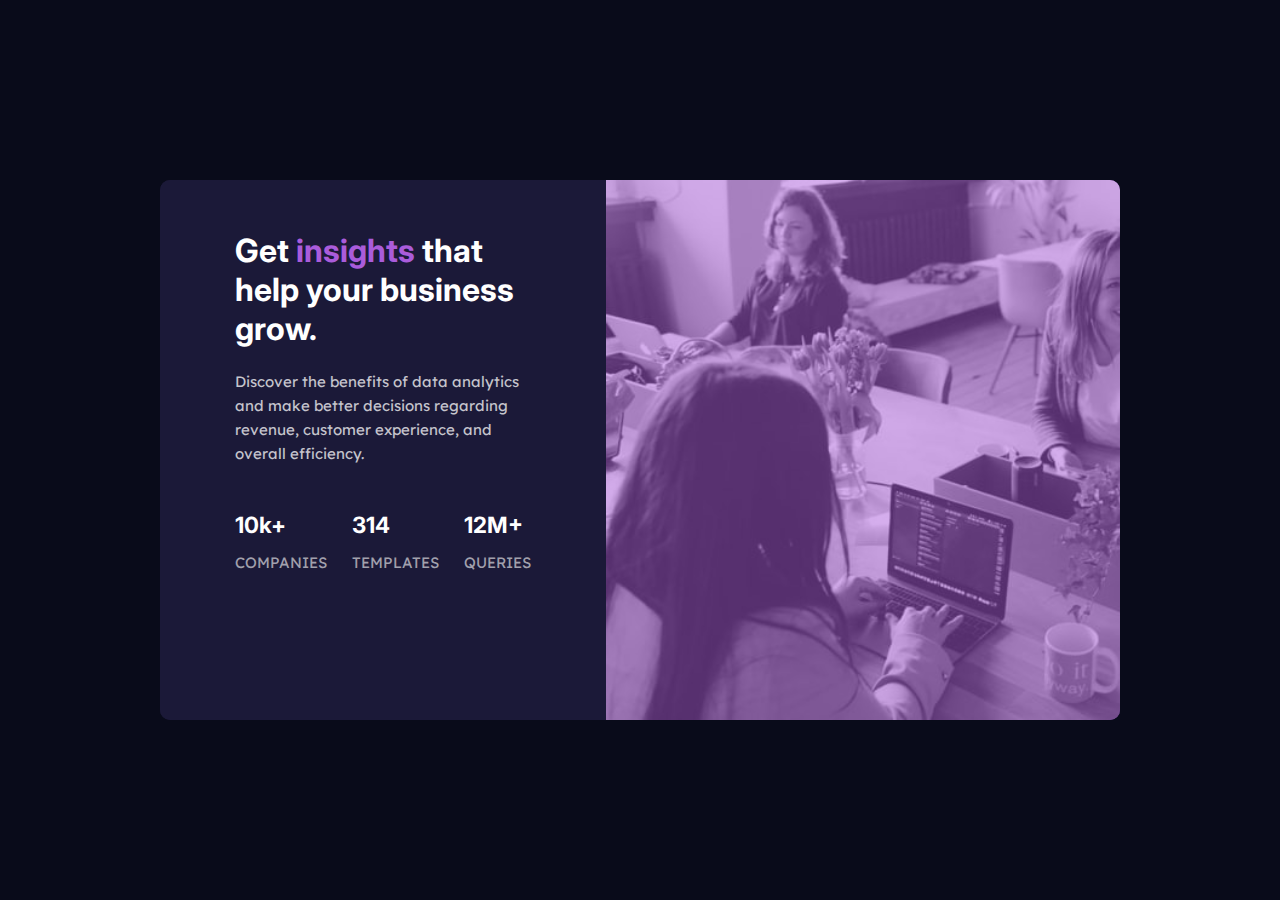
<file: index.html>
<!DOCTYPE html>
<html>
<head>
  <meta charset="UTF-8">
  <meta name="viewport" content="width=device-width, initial-scale=1.0"> <!-- displays site properly based on user's device -->

  <link rel="icon" type="image/png" sizes="32x32" href="./images/favicon-32x32.png">
  <link href="style.css" rel="stylesheet" type="text/css"/>
  <title>Frontend Mentor | Stats preview card component</title>


 
</head>
<body class="container">
    <div class="main">
        <div class="left">
            <div class="heading">
              <h1>Get <span>insights</span> that help your business grow.</h1>
              <p>Discover the benefits of data analytics and make better decisions regarding revenue, customer experience, and overall efficiency.</p>
            </div>
            <div class="stats">
                <div class="companies">
                  <h2>10k+</h2>
                  <p>companies</p>
                </div>
                <div class="templates">
                  <h2>314</h2>
                  <p>templates</p>
                </div>
                <div class="queries">
                  <h2>12M+</h2>
                  <p>queries</p>
                </div>
            </div>
        </div>
        <div class="right">
            <img src="images/image-header-desktop.jpg" class="desktop-img"/>
            <img src="images/image-header-mobile.jpg" class="mobile-img"/>
        </div>
    </div>

    <!-- <div class="attribution">
      Challenge by <a href="https://www.frontendmentor.io?ref=challenge" target="_blank">Frontend Mentor</a>. 
      Coded by <a href="#">Your Name Here</a>.
    </div> -->
</body>
</html>
</file>
<file: style.css>
@import url('https://fonts.googleapis.com/css2?family=Inter&display=swap');
@import url('https://fonts.googleapis.com/css2?family=Lexend+Deca&display=swap');

*{
    box-sizing: border-box;
}

body {
    background-color: hsl(233, 47%, 7%);
    font-size: 15px;
    color: white;

    display: flex;
    align-items: center;
    justify-content: center;
    flex-direction: column;

    min-height: 100vh;
    margin: 0;
}

.main{
    display: flex;
    border-radius: 10px;
    overflow: hidden;
    width: 75vw;
    height: 60vh;
    background-color: hsl(244, 38%, 16%);
}

.left{
    background-color: hsl(244, 38%, 16%);
    padding: 30px 75px;
}

.left .heading h1{
    font-family: 'Inter', sans-serif;
    font-weight: 700;
    font-size: 2rem;
    color: hsl(0, 0%, 100%);
}

.left .heading h1 span{
    color: hsl(277, 64%, 61%);
}

.left .heading p{
    color:hsla(0, 0%, 100%, 0.75);
    font-weight: 400;
    font-family: 'Lexend Deca', sans-serif;
    line-height: 1.5rem;
    /* letter-spacing: 1px; */
}

.left .stats{
    display: flex;
    padding-top: 30px;
}

.stats h2{
    margin: 0;
    padding: 0;
    color: hsl(0, 0%, 100%);
    font-family: 'Inter',sans-serif;
    font-weight: 700;
}

.stats .templates{
    padding: 0 25px;
}
.stats p{
    text-transform: uppercase;
    font-family: 'Lexend Deca', sans-serif;
    font-weight: 400;
    color: hsla(0, 0%, 100%, 0.6);

}

.right{
    height: inherit;
    background: hsl(277, 64%, 61%);
}

.right .desktop-img{
    display: block;
    width: auto;
    height: inherit;
    opacity: 0.5;

}

.mobile-img{
    display: none;
}

@media(max-width: 550px){
    .body{
        display: flex;
        align-items: center;
        justify-content: center;
    }
    .main{
        height: auto;
        flex-direction: column;

        text-align: center;

        margin: 5rem 0;
    }
    .main .left{
        padding: 35px;
        order: 2;
    }

    .left .stats{
        flex-direction: column;
    }

    .stats .templates{
        padding: 1.5rem 0;
    }

    .right{
        order: 1;
    }

    .right .desktop-img{
        display: none;
    }

    .right .mobile-img{
        display: block;
        width: 100%;
        height: auto;
        opacity: 0.5;
    }
}
</file>
